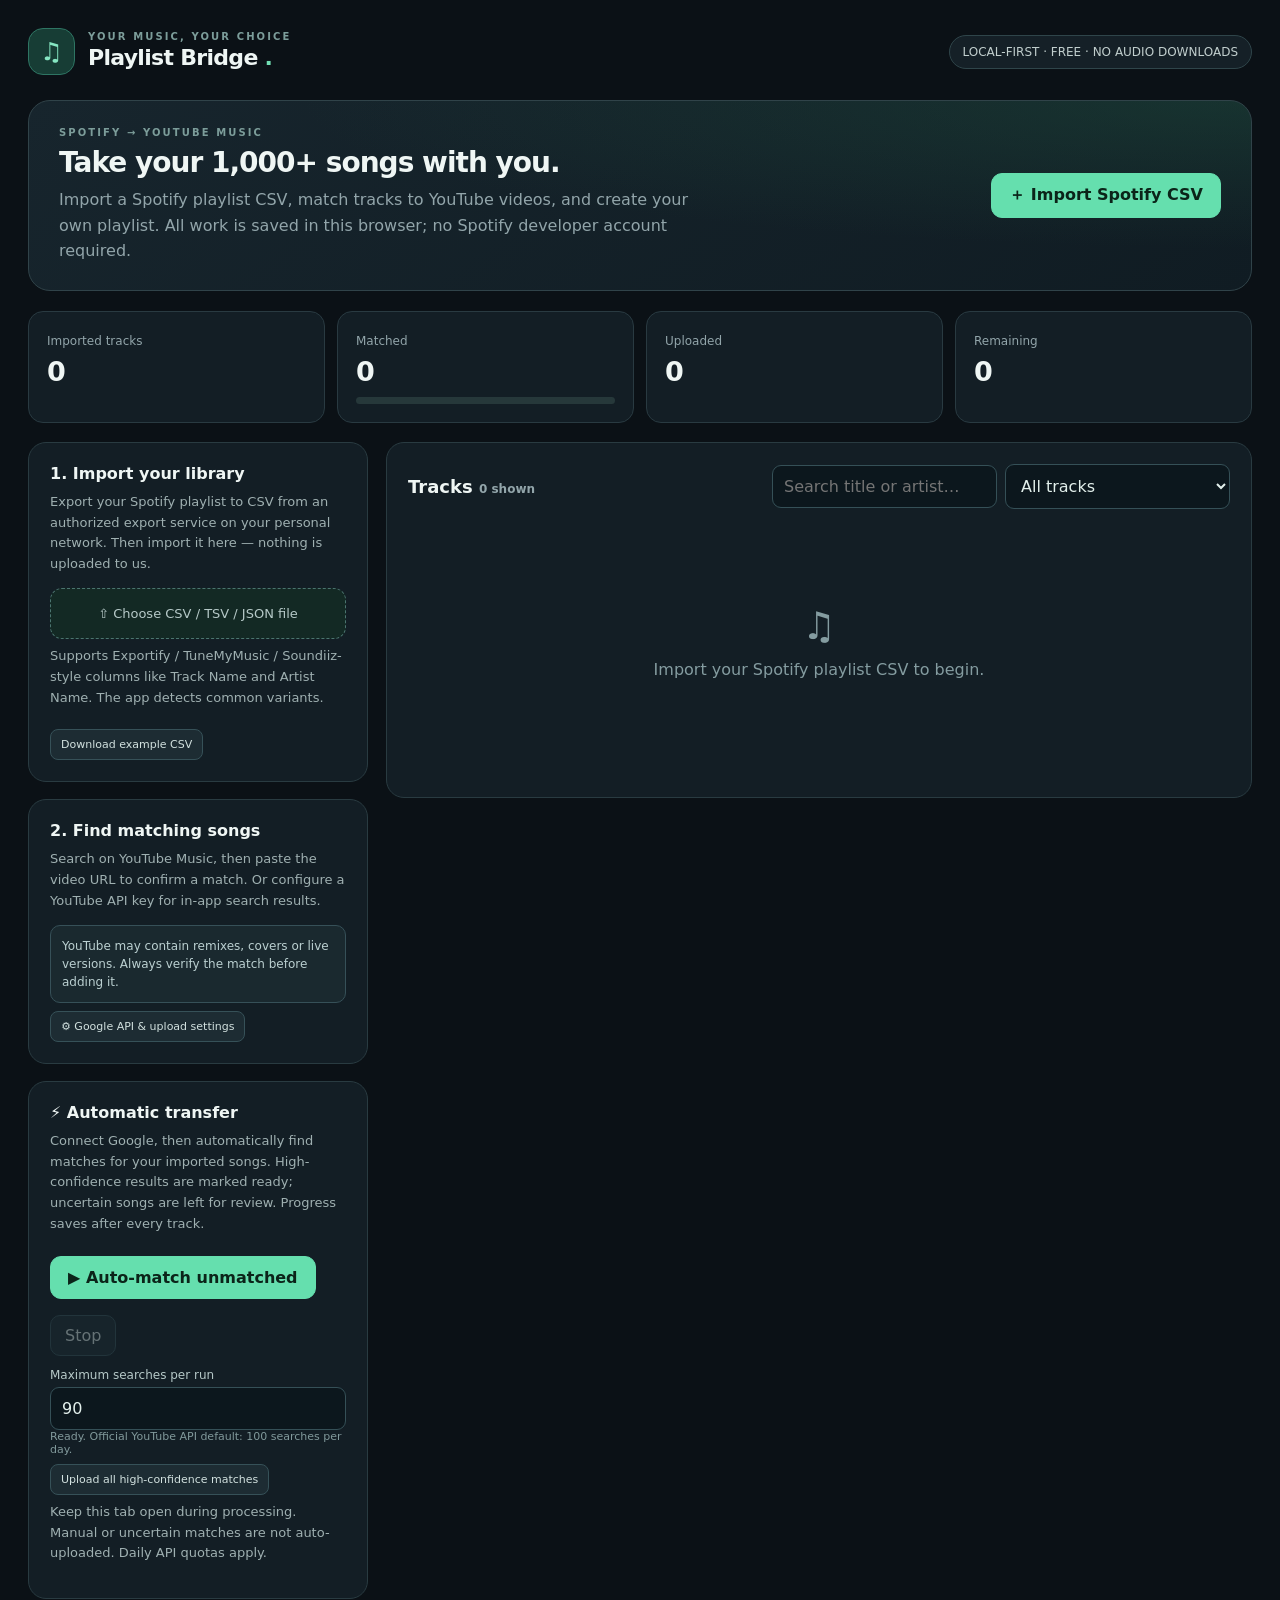
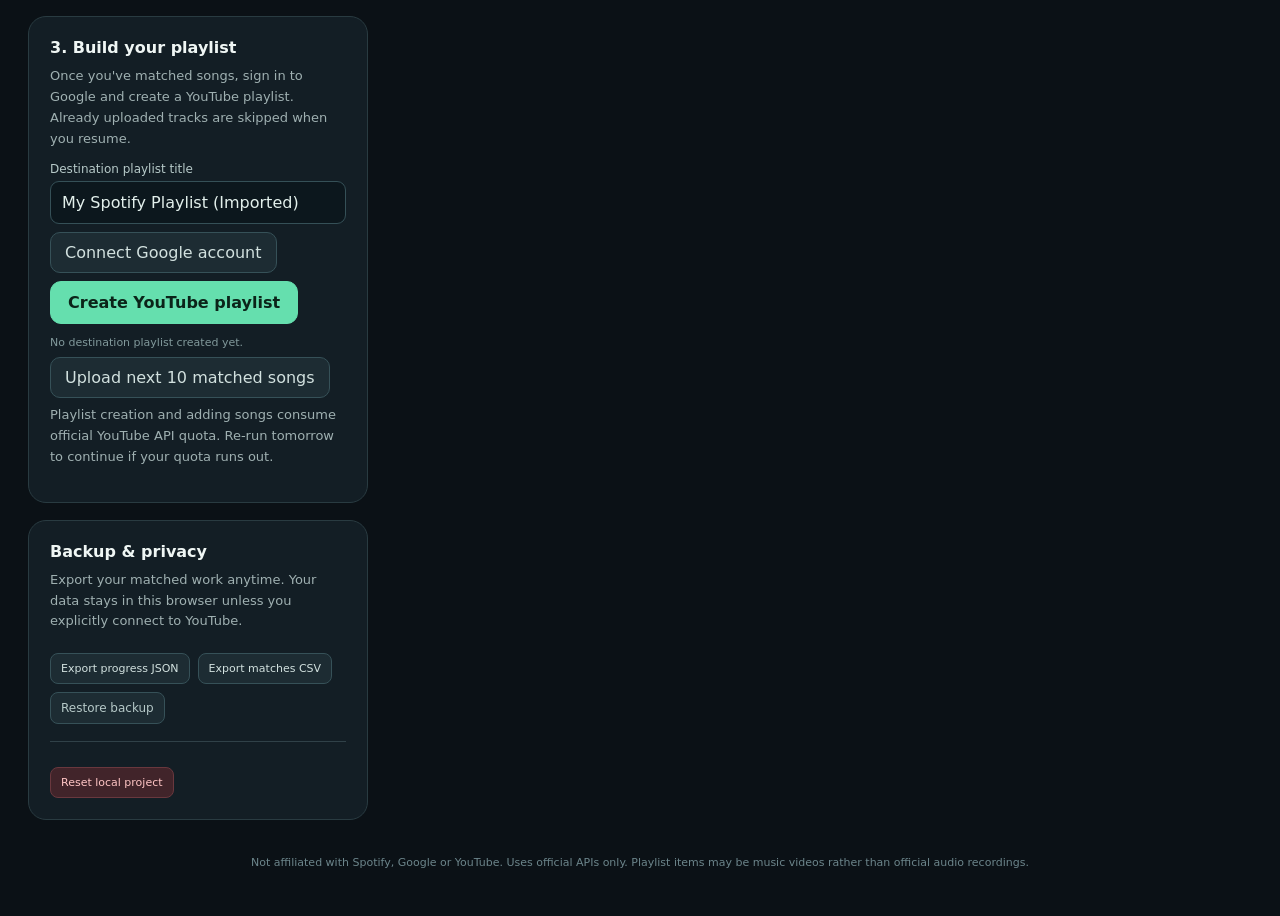
<file: playlist_bridge/index.html>
<!DOCTYPE html>
<html lang="en"><head><meta charset="UTF-8"/><meta name="viewport" content="width=device-width,initial-scale=1"/><title>Playlist Bridge — Spotify to YouTube</title><style>
:root{font-family:Inter,ui-sans-serif,system-ui,-apple-system,Segoe UI,Roboto,sans-serif;color:#eff6f4;background:#0b1116}*{box-sizing:border-box}body{margin:0}button,input,select{font:inherit}button{cursor:pointer}a{color:#86e6c2}.shell{max-width:1400px;margin:auto;padding:28px}.header{display:flex;justify-content:space-between;align-items:center;gap:18px;margin-bottom:25px}.logo{display:flex;gap:13px;align-items:center}.brandmark{width:47px;height:47px;background:#173d35;border:1px solid #2e7563;border-radius:15px;display:grid;place-items:center;color:#86e6c2;font-size:25px}.eyebrow{text-transform:uppercase;letter-spacing:2.1px;color:#7c9d9a;font-size:10px;font-weight:800}.logo h1{margin:3px 0;font-size:22px;letter-spacing:-.7px}.muted{color:#92a5aa}.mini{font-size:12px}.pill{padding:9px 13px;border:1px solid #2f454a;border-radius:50px;color:#c1cecd;background:#152027;font-size:12px}.hero{background:radial-gradient(ellipse at top right,#20534066,transparent 55%),linear-gradient(145deg,#17252d,#101c23);border:1px solid #304349;border-radius:22px;padding:26px 30px;display:flex;justify-content:space-between;align-items:center;gap:20px;margin-bottom:20px}.hero h2{font-size:28px;letter-spacing:-1px;margin:8px 0}.hero p{margin:0;line-height:1.6;max-width:650px}.action{background:#65dfae;border:1px solid #65dfae;color:#0b2419;font-weight:750;padding:11px 17px;border-radius:11px}.action:hover{background:#8af3c4}.secondary{background:#1d2c33;border:1px solid #365158;color:#d2e1df;padding:10px 14px;border-radius:10px}.secondary:hover{background:#2a3d45}.danger{background:#41242a;color:#ffc5c5;border-color:#69383e}.action:disabled,.secondary:disabled{opacity:.43;cursor:not-allowed}.stats{display:grid;grid-template-columns:repeat(4,1fr);gap:12px;margin:0 0 19px}.stat{background:#131e25;border:1px solid #293a41;border-radius:15px;padding:18px}.stat b{display:block;font-size:27px;font-variant-numeric:tabular-nums;margin-top:7px}.stat .muted{font-size:12px}.progress{height:7px;background:#26383a;border-radius:20px;overflow:hidden;margin-top:10px}.progress>div{background:#60dbac;height:100%;transition:width .2s}.layout{display:grid;grid-template-columns:minmax(270px,340px) 1fr;gap:18px;align-items:start}.panel{background:#131e25;border:1px solid #293b41;border-radius:18px;padding:21px;margin-bottom:17px}.panel h3{font-size:16px;margin:0 0 9px}.panel p{font-size:13px;color:#9fb0b1;line-height:1.6;margin:7px 0 13px}.panel label{display:block;font-size:12px;color:#b6c9c8;margin:12px 0 5px}.field{background:#0c171d;color:#e3f0ec;border:1px solid #355057;border-radius:9px;padding:11px;width:100%;outline:none}.field:focus{border-color:#64d9af}.panel .action,.panel .secondary{margin-top:8px}.hint{font-size:11px;color:#81999b}.file{display:none}.file-label{display:block;border:1px dashed #4b746f;border-radius:12px;text-align:center;padding:17px;cursor:pointer;background:#132924;color:#9ef6cf;margin-top:12px!important;font-size:13px!important}.file-label:hover{background:#1a3730}.row{display:flex;align-items:center;gap:8px;flex-wrap:wrap}.flex{flex:1;min-width:0}.listhead{display:flex;gap:10px;align-items:center;justify-content:space-between;flex-wrap:wrap;margin-bottom:15px}.listhead h3{font-size:18px;margin:0}.filters{display:flex;gap:8px;align-items:center;flex-wrap:wrap}.filters .field{width:225px;max-width:100%}.filters select{width:146px}.track{display:grid;grid-template-columns:41px minmax(0,1fr) auto;gap:12px;align-items:center;padding:14px 5px;border-top:1px solid #26343c}.index{height:34px;width:34px;border-radius:10px;background:#23333a;color:#98b6b1;display:grid;place-items:center;font-size:12px}.tracktitle{font-weight:700;font-size:14px;overflow:hidden;white-space:nowrap;text-overflow:ellipsis}.artist{font-size:12px;color:#91a5a9;margin-top:5px;overflow:hidden;white-space:nowrap;text-overflow:ellipsis}.status{color:#f7cc89;font-size:11px;margin-top:5px}.status.matched{color:#7fe0b2}.status.uploaded{color:#8abafa}.trackactions{display:flex;align-items:center;gap:6px}.small{padding:8px 10px;font-size:11px;border-radius:8px}.pager{display:flex;justify-content:space-between;align-items:center;margin-top:17px;color:#9bb0ad;font-size:12px}.empty{text-align:center;padding:80px 20px;color:#849ca0}.empty .icon{font-size:38px;margin-bottom:12px}.note{background:#1a292f;border:1px solid #365058;color:#bbd0d1;border-radius:10px;padding:11px;font-size:12px;line-height:1.5}.toast{position:fixed;bottom:24px;right:24px;background:#213e35;border:1px solid #68bf98;color:#d9fff0;padding:13px 18px;border-radius:12px;max-width:430px;box-shadow:0 14px 50px #0009;display:none;z-index:3}.dialog{position:fixed;inset:0;background:#050a0ccc;display:none;place-items:center;padding:15px;z-index:4}.dialog.open{display:grid}.dialog-card{background:#19262e;border:1px solid #3a5458;padding:26px;border-radius:18px;width:min(540px,100%)}.dialog-card h3{margin-top:0}.dialog-card p{color:#9bb0ae;font-size:13px}.dialog-card .row{justify-content:flex-end;margin-top:18px}.close{background:none;border:none;color:#adbec0;font-size:23px;float:right}.labelhelp{color:#739394;font-size:11px}.divider{height:1px;background:#304148;margin:17px 0}.settings{display:none}.settings.open{display:block}.footer{font-size:11px;color:#6c858b;text-align:center;padding:19px}.result{display:flex;align-items:start;gap:12px;padding:10px;border:1px solid #314249;border-radius:11px;margin:8px 0}.result img{width:73px;height:49px;object-fit:cover;border-radius:7px}.result strong{display:block;font-size:12px}.result .mini{color:#a1b1b0;margin:5px 0}.result button{white-space:nowrap}.two{display:grid;grid-template-columns:1fr 1fr;gap:8px}.busy{opacity:.6;pointer-events:none}@media(max-width:850px){.layout{grid-template-columns:1fr}.stats{grid-template-columns:repeat(2,1fr)}.hero{display:block}.hero .action{margin-top:15px}.shell{padding:13px}.track{grid-template-columns:32px minmax(0,1fr)}.trackactions{grid-column:2}.track .trackactions{justify-content:flex-start}.header .pill{display:none}}@media(max-width:430px){.stats{gap:7px}.stat{padding:12px}.stat b{font-size:23px}.filters .field{width:100%}}
</style></head><body><div class="shell"><header class="header"><div class="logo"><div class="brandmark">♫</div><div><div class="eyebrow">Your music, your choice</div><h1>Playlist Bridge <span style="color:#71deb3">.</span></h1></div></div><div class="pill">LOCAL-FIRST · FREE · NO AUDIO DOWNLOADS</div></header>
<section class="hero"><div><div class="eyebrow">SPOTIFY → YOUTUBE MUSIC</div><h2>Take your 1,000+ songs with you.</h2><p class="muted">Import a Spotify playlist CSV, match tracks to YouTube videos, and create your own playlist. All work is saved in this browser; no Spotify developer account required.</p></div><button class="action" onclick="document.getElementById('csv').click()">＋ Import Spotify CSV</button></section>
<div class="stats"><div class="stat"><span class="muted">Imported tracks</span><b id="total">0</b></div><div class="stat"><span class="muted">Matched</span><b id="matched">0</b><div class="progress"><div id="prog" style="width:0%"></div></div></div><div class="stat"><span class="muted">Uploaded</span><b id="uploaded">0</b></div><div class="stat"><span class="muted">Remaining</span><b id="remaining">0</b></div></div>
<div class="layout"><aside><section class="panel"><h3>1. Import your library</h3><p>Export your Spotify playlist to CSV from an authorized export service on your personal network. Then import it here — nothing is uploaded to us.</p><label for="csv" class="file-label">⇧ Choose CSV / TSV / JSON file</label><input id="csv" class="file" type="file" accept=".csv,.tsv,.txt,.json,text/csv,application/json"/><p class="hint">Supports Exportify / TuneMyMusic / Soundiiz-style columns like Track Name and Artist Name. The app detects common variants.</p><button class="secondary small" onclick="downloadSample()">Download example CSV</button></section>
<section class="panel"><h3>2. Find matching songs</h3><p>Search on YouTube Music, then paste the video URL to confirm a match. Or configure a YouTube API key for in-app search results.</p><div class="note">YouTube may contain remixes, covers or live versions. Always verify the match before adding it.</div><button class="secondary small" onclick="toggleSettings()">⚙ Google API & upload settings</button><div id="settings" class="settings"><label>YouTube Data API key (optional for in-app search)</label><input id="apiKey" type="password" class="field" placeholder="AIza..." autocomplete="off"/><label>Google OAuth Client ID (required for uploading)</label><input id="clientId" class="field" placeholder="...apps.googleusercontent.com" autocomplete="off"/><p class="hint">Create credentials in Google Cloud Console. OAuth JavaScript origin: http://localhost:8000. Enable YouTube Data API v3 and include this account as test user if necessary. Credentials are held only in this browser.</p><button class="secondary small" onclick="saveSettings()">Save settings</button></div></section>
<section class="panel"><h3>⚡ Automatic transfer</h3><p>Connect Google, then automatically find matches for your imported songs. High-confidence results are marked ready; uncertain songs are left for review. Progress saves after every track.</p><div class="row"><button id="autoMatch" class="action" onclick="autoMatchAll()">▶ Auto-match unmatched</button><button id="stopMatch" class="secondary" onclick="stopAutomation()" disabled>Stop</button></div><label>Maximum searches per run</label><input id="matchLimit" class="field" type="number" value="90" min="1" max="100"/><div class="hint" id="automationStatus">Ready. Official YouTube API default: 100 searches per day.</div><div class="row"><button class="secondary small" onclick="uploadAuto()" id="autoUpload">Upload all high-confidence matches</button></div><p class="hint">Keep this tab open during processing. Manual or uncertain matches are not auto-uploaded. Daily API quotas apply.</p></section><section class="panel"><h3>3. Build your playlist</h3><p>Once you've matched songs, sign in to Google and create a YouTube playlist. Already uploaded tracks are skipped when you resume.</p><label>Destination playlist title</label><input id="playlistTitle" class="field" value="My Spotify Playlist (Imported)"/><button id="authButton" class="secondary" onclick="authorizeGoogle()">Connect Google account</button><button id="createButton" class="action" onclick="createPlaylist()">Create YouTube playlist</button><div id="playlistInfo" class="hint" style="margin-top:12px">No destination playlist created yet.</div><button id="uploadButton" class="secondary" onclick="uploadBatch()">Upload next 10 matched songs</button><p class="hint">Playlist creation and adding songs consume official YouTube API quota. Re-run tomorrow to continue if your quota runs out.</p></section>
<section class="panel"><h3>Backup & privacy</h3><p>Export your matched work anytime. Your data stays in this browser unless you explicitly connect to YouTube.</p><div class="row"><button class="secondary small" onclick="exportProgress()">Export progress JSON</button><button class="secondary small" onclick="exportMatchesCSV()">Export matches CSV</button><label for="restore" class="secondary small" style="margin:0;cursor:pointer">Restore backup</label><input type="file" accept=".json" id="restore" class="file"/></div><div class="divider"></div><button class="secondary small danger" onclick="clearAll()">Reset local project</button></section></aside>
<main class="panel"><div class="listhead"><h3>Tracks <span id="countLabel" class="muted mini"></span></h3><div class="filters"><input id="query" class="field" placeholder="Search title or artist…"/><select id="filter" class="field"><option value="all">All tracks</option><option value="unmatched">Unmatched</option><option value="matched">Matched</option><option value="uploaded">Uploaded</option></select></div></div><div id="tracks"></div><div id="pager" class="pager"></div></main></div><div class="footer">Not affiliated with Spotify, Google or YouTube. Uses official APIs only. Playlist items may be music videos rather than official audio recordings.</div></div>
<div id="dialog" class="dialog"><div class="dialog-card"><button class="close" onclick="closeDialog()">×</button><h3 id="dialogTitle">Match track</h3><p id="dialogArtist"></p><label class="labelhelp">YouTube or YouTube Music video URL / video ID</label><input class="field" id="videoUrl" placeholder="https://music.youtube.com/watch?v=..."/><div id="apiResults"></div><div class="row"><button class="secondary" onclick="closeDialog()">Cancel</button><button class="action" onclick="saveMatch()">Save match</button></div></div></div><div id="toast" class="toast"></div>
<script>
'use strict';
const KEY='playlist_bridge_v1';let state={tracks:[],playlistId:'',playlistTitle:'My Spotify Playlist (Imported)',apiKey:'',clientId:''};let page=0,editing=-1,token='',toastTimer,automationStop=false,automationBusy=false;
try{const saved=JSON.parse(localStorage.getItem(KEY)||'null');if(saved&&Array.isArray(saved.tracks))state={...state,...saved}}catch(e){console.warn('Unable to read previous project',e)}
const $=id=>document.getElementById(id);const escapeHTML=s=>String(s??'').replace(/[&<>"']/g,c=>({'&':'&amp;','<':'&lt;','>':'&gt;','"':'&quot;',"'":'&#39;'}[c]));const sleep=ms=>new Promise(r=>setTimeout(r,ms));
function persist(){try{localStorage.setItem(KEY,JSON.stringify(state))}catch(e){alert('Browser storage is full. Please export a progress backup.')}}
function toast(s,error=false){const el=$('toast');el.textContent=s;el.style.display='block';el.style.borderColor=error?'#d66c6c':'#68bf98';clearTimeout(toastTimer);toastTimer=setTimeout(()=>el.style.display='none',5000)}
function normalizeHeader(s){return String(s||'').toLowerCase().replace(/[^a-z0-9]/g,'')}
function csvParse(text,delimiter=','){let rows=[],row=[],cell='',quoted=false;for(let i=0;i<text.length;i++){const c=text[i];if(c==='"'){if(quoted&&text[i+1]==='"'){cell+='"';i++}else quoted=!quoted}else if(c===delimiter&&!quoted){row.push(cell);cell=''}else if((c==='\n'||c==='\r')&&!quoted){if(c==='\r'&&text[i+1]==='\n')i++;row.push(cell);if(row.some(s=>s.trim()))rows.push(row);row=[];cell=''}else cell+=c}row.push(cell);if(row.some(s=>s.trim()))rows.push(row);return rows}
function readTracks(data){let records;if(Array.isArray(data)){records=data}else if(typeof data==='string'){let first=data.split(/\r?\n/)[0]||'';let delimiter=first.includes('\t')?'\t':',';let [headers,...rows]=csvParse(data.replace(/^\ufeff/,''),delimiter);if(!headers)throw Error('File is empty');records=rows.map(r=>Object.fromEntries(headers.map((h,i)=>[h,r[i]||''])))}else throw Error('Invalid import');let parsed=[];for(const record of records){const r={};Object.entries(record).forEach(([k,v])=>r[normalizeHeader(k)]=v);let title=r.trackname||r.songname||r.title||r.track||r.name||r.tracktitle;let artist=r.artistname||r.artistnames||r.artists||r.artist||r.artist1||r.primaryartist||r.artisttitle;if(Array.isArray(artist))artist=artist.map(x=>x.name||x).join(', ');if(!title&&record.track?.name)title=record.track.name;if(!artist&&record.track?.artists)artist=record.track.artists.map(x=>x.name).join(', ');if(typeof title==='object')title=title?.name;if(!title)continue;parsed.push({id:crypto.randomUUID?.()||`${Date.now()}-${parsed.length}`,title:String(title),artist:String(artist||'Unknown Artist'),album:String(r.albumname||r.album||''),videoId:'',videoTitle:'',uploaded:false})}if(!parsed.length)throw Error('No tracks found. Expected columns such as Track Name and Artist Name.');return parsed}
function mergeImported(items){let existing=new Map(state.tracks.map(x=>[`${x.title.toLowerCase()}|${x.artist.toLowerCase()}`,x]));state.tracks=items.map(x=>existing.get(`${x.title.toLowerCase()}|${x.artist.toLowerCase()}`)||x);page=0;persist();render();toast(`Imported ${items.length} tracks. Existing matches kept where names matched.`)}
$('csv').addEventListener('change',async e=>{const file=e.target.files?.[0];if(!file)return;try{let text=await file.text();mergeImported(readTracks(file.name.endsWith('.json')?JSON.parse(text):text))}catch(err){toast(err.message,true)}e.target.value=''});
$('restore').addEventListener('change',async e=>{try{let obj=JSON.parse(await e.target.files[0].text());if(!Array.isArray(obj.tracks))throw Error('Invalid progress file');if(!confirm('Replace the current project with this backup?'))return;state={...state,...obj};persist();render();toast('Backup restored.')}catch(err){toast(err.message,true)}e.target.value=''});
function downloadFile(name,text,type='text/plain'){let a=document.createElement('a');a.href=URL.createObjectURL(new Blob([text],{type}));a.download=name;a.click();setTimeout(()=>URL.revokeObjectURL(a.href),1000)}
function exportProgress(){downloadFile('playlist-bridge-progress.json',JSON.stringify({...state,apiKey:'',clientId:''},null,2),'application/json')}
function exportMatchesCSV(){const cols=['Title','Artist','Album','YouTube Video URL','Uploaded'];const csv=[cols,...state.tracks.map(t=>[t.title,t.artist,t.album,t.videoId?'https://www.youtube.com/watch?v='+t.videoId:'',t.uploaded?'yes':'no'])].map(row=>row.map(c=>'"'+String(c||'').replace(/"/g,'""')+'"').join(',')).join('\r\n');downloadFile('playlist-bridge-matches.csv',csv,'text/csv')}
function downloadSample(){downloadFile('example-playlist.csv','Track Name,Artist Name,Album Name\n"Viva La Vida","Coldplay","Viva La Vida or Death and All His Friends"\n"Blinding Lights","The Weeknd","After Hours"','text/csv')}
function clearAll(){if(confirm('Delete local progress and matched songs? This cannot be undone unless you exported a backup.')){state={tracks:[],playlistId:'',playlistTitle:'My Spotify Playlist (Imported)',apiKey:'',clientId:''};token='';persist();render();toast('Local project cleared.')}}
function filtered(){let q=$('query').value.toLowerCase().trim(),f=$('filter').value;return state.tracks.map((t,i)=>({...t,i})).filter(t=>(!q||(`${t.title} ${t.artist}`).toLowerCase().includes(q))&&(f==='all'||f==='unmatched'&&!t.videoId||f==='matched'&&!!t.videoId||f==='uploaded'&&t.uploaded))}
function render(){let count=state.tracks.length,m=state.tracks.filter(t=>t.videoId).length,u=state.tracks.filter(t=>t.uploaded).length;$('total').textContent=count.toLocaleString();$('matched').textContent=m.toLocaleString();$('uploaded').textContent=u.toLocaleString();$('remaining').textContent=(count-m).toLocaleString();$('prog').style.width=(count?m/count*100:0)+'%';$('apiKey').value=state.apiKey||'';$('clientId').value=state.clientId||'';$('playlistTitle').value=state.playlistTitle||'My Spotify Playlist (Imported)';$('playlistInfo').innerHTML=state.playlistId?`Destination: <a target="_blank" rel="noopener noreferrer" href="https://www.youtube.com/playlist?list=${encodeURIComponent(state.playlistId)}">Open YouTube playlist</a>`:'No destination playlist created yet.';const all=filtered(),size=20;page=Math.min(page,Math.max(0,Math.ceil(all.length/size)-1));$('countLabel').textContent=`${all.length} shown`;$('tracks').innerHTML=all.length?all.slice(page*size,(page+1)*size).map(t=>`<div class="track"><div class="index">${t.i+1}</div><div class="flex"><div class="tracktitle" title="${escapeHTML(t.title)}">${escapeHTML(t.title)}</div><div class="artist">${escapeHTML(t.artist)}${t.album?' · '+escapeHTML(t.album):''}</div><div class="status ${t.uploaded?'uploaded':t.videoId?'matched':''}">${t.uploaded?'✓ Uploaded':t.videoId?'✓ Matched'+(t.confidence==='high'?' · Auto verified':t.confidence==='review'?' · Review needed':'')+(t.videoTitle?' · '+escapeHTML(t.videoTitle):''):'● Needs matching'}</div></div><div class="trackactions"><button class="secondary small" onclick="searchTrack(${t.i})">Search ↗</button><button class="secondary small" onclick="openMatch(${t.i})">${t.videoId?'Edit match':'Match'}</button>${t.videoId?`<a class="mini" target="_blank" rel="noopener noreferrer" href="https://music.youtube.com/watch?v=${encodeURIComponent(t.videoId)}">Listen ↗</a>`:''}</div></div>`).join(''):'<div class="empty"><div class="icon">♫</div><div>'+(state.tracks.length?'No matching tracks.':'Import your Spotify playlist CSV to begin.')+'</div></div>';$('pager').innerHTML=all.length?`<span>Page ${page+1} of ${Math.ceil(all.length/size)}</span><div class="row"><button class="secondary small" onclick="changePage(-1)" ${page===0?'disabled':''}>← Previous</button><button class="secondary small" onclick="changePage(1)" ${(page+1)*size>=all.length?'disabled':''}>Next →</button></div>`:''}
function changePage(n){page+=n;render();window.scrollTo({top:430,behavior:'smooth'})}$('query').addEventListener('input',()=>{page=0;render()});$('filter').addEventListener('change',()=>{page=0;render()});
function searchTrack(i){const t=state.tracks[i];window.open('https://music.youtube.com/search?q='+encodeURIComponent(`${t.artist} ${t.title} official audio`),'_blank','noopener,noreferrer');openMatch(i)}
function openMatch(i){editing=i;let t=state.tracks[i];$('dialogTitle').textContent='Match: '+t.title;$('dialogArtist').textContent=t.artist;$('videoUrl').value=t.videoId?'https://music.youtube.com/watch?v='+t.videoId:'';$('apiResults').innerHTML=state.apiKey?'<button class="secondary small" style="margin-top:12px" onclick="findUsingApi()">Find candidates using YouTube API</button>':'';$('dialog').classList.add('open')}
function closeDialog(){$('dialog').classList.remove('open');editing=-1}
function parseVideoId(s){s=s.trim();if(/^[A-Za-z0-9_-]{11}$/.test(s))return s;try{const u=new URL(s);const host=u.hostname.toLowerCase();if(!['youtube.com','www.youtube.com','m.youtube.com','music.youtube.com','youtu.be'].includes(host))return null;const id=host==='youtu.be'?u.pathname.slice(1).split('/')[0]:u.searchParams.get('v')||(u.pathname.startsWith('/shorts/')?u.pathname.split('/')[2]:null);return /^[A-Za-z0-9_-]{11}$/.test(id||'')?id:null}catch{return null}}
function saveMatch(){let id=parseVideoId($('videoUrl').value);if(!id)return toast('Please paste a valid YouTube video link or 11-character video ID.',true);let t=state.tracks[editing];if(t.videoId!==id)t.uploaded=false;t.videoId=id;t.videoTitle='';t.confidence='manual';t.searched=true;persist();closeDialog();render();toast('Match saved.')}function toggleSettings(){$('settings').classList.toggle('open')}function saveSettings(){state.apiKey=$('apiKey').value.trim();state.clientId=$('clientId').value.trim();state.playlistTitle=$('playlistTitle').value.trim();persist();toast('Local settings saved.')}const apiBase='https://www.googleapis.com/youtube/v3';
async function findUsingApi(){const t=state.tracks[editing];if(!state.apiKey){toast('Save your YouTube API key first.',true);return}const area=$('apiResults');area.textContent='Searching YouTube…';try{const q=`${t.artist} ${t.title} official audio`;const url=apiBase+'/search?'+new URLSearchParams({part:'snippet',type:'video',maxResults:'5',q,key:state.apiKey});const res=await fetch(url);const payload=await res.json();if(!res.ok)throw Error(payload.error?.message||'Search failed');area.innerHTML=(payload.items||[]).map(x=>`<div class="result"><img alt="thumbnail" src="${escapeHTML(x.snippet.thumbnails?.default?.url||'')}"><div class="flex"><strong>${escapeHTML(x.snippet.title)}</strong><div class="mini">${escapeHTML(x.snippet.channelTitle)}</div><button class="secondary small" onclick="chooseResult('${x.id.videoId}')">Use this track</button></div></div>`).join('')||'No results.'}catch(e){area.textContent='Search failed: '+e.message;toast(e.message,true)}}function chooseResult(id){$('videoUrl').value='https://music.youtube.com/watch?v='+id;toast('Candidate selected. Click Save match after checking it.')}
function loadGIS(){return new Promise((resolve,reject)=>{if(window.google?.accounts?.oauth2)return resolve();const src='https://accounts.google.com/gsi/client';let s=document.querySelector('script[data-gis]');if(s){s.addEventListener('load',resolve,{once:true});s.addEventListener('error',()=>reject(Error('Google Identity Services could not load')),{once:true});return}s=document.createElement('script');s.dataset.gis='1';s.src=src;s.onload=resolve;s.onerror=()=>reject(Error('Google sign-in library unavailable'));document.head.appendChild(s)})}
async function authorizeGoogle(){state.clientId=$('clientId').value.trim();state.apiKey=$('apiKey').value.trim();state.playlistTitle=$('playlistTitle').value.trim();persist();if(!state.clientId)return toast('Enter Google OAuth Client ID in settings first.',true);try{await loadGIS();let client=google.accounts.oauth2.initTokenClient({client_id:state.clientId,scope:'https://www.googleapis.com/auth/youtube',callback:response=>{if(response.error){toast('Google authorization failed: '+response.error,true);return}token=response.access_token;$('authButton').textContent='✓ Google connected';toast('Google connected. You can now create or add to your playlist.')}});client.requestAccessToken({prompt:token?'':'consent'})}catch(e){toast(e.message,true)}}
async function ytRequest(path,method='GET',body){if(!token)throw Error('Connect Google first.');const response=await fetch(apiBase+path,{method,headers:{Authorization:'Bearer '+token,'Content-Type':'application/json'},body:body?JSON.stringify(body):undefined});const data=await response.json();if(!response.ok)throw Error(data.error?.message||`YouTube returned ${response.status}`);return data}
async function createPlaylist(){state.playlistTitle=$('playlistTitle').value.trim()||'My Spotify Playlist (Imported)';persist();if(state.playlistId)return toast('Playlist already created. Use the existing destination. Export backup before resetting.',true);if(!token)return toast('Connect Google first.',true);if(!confirm('Create a new private playlist named '+state.playlistTitle+'?'))return;try{const result=await ytRequest('/playlists?part=snippet,status','POST',{snippet:{title:state.playlistTitle,description:'Playlist imported with Playlist Bridge'},status:{privacyStatus:'private'}});state.playlistId=result.id;persist();render();toast('YouTube playlist created.')}catch(e){toast('Could not create playlist: '+e.message,true)}}
function compact(s){return String(s||'').toLowerCase().normalize('NFKD').replace(/[\u0300-\u036f]/g,'').replace(/\([^)]*\)|\[[^\]]*\]/g,' ').replace(/\b(official|audio|video|lyrics?|visualizer|music video|topic|mv|hd|4k|sub espanol|eng sub)\b/g,' ').replace(/[^a-z0-9\u3131-\ud7a3]+/g,' ').trim().replace(/\s+/g,' ')}
function confidenceFor(track,item){const n=compact(item.snippet.title),artist=compact(track.artist.split(/,| feat\.? | ft\.? /i)[0]),title=compact(track.title),channel=compact(item.snippet.channelTitle);const titleWords=title.split(' ').filter(w=>w.length>1),hit=titleWords.filter(w=>n.includes(w)).length/Math.max(1,titleWords.length);const artistWords=artist.split(' ').filter(w=>w.length>1);const a=artistWords.filter(w=>n.includes(w)||channel.includes(w)).length/Math.max(1,artistWords.length);const low=/(cover|reaction|tutorial|karaoke|nightcore|sped up|slowed|live performance|instrumental|remix|dance practice)/i.test(item.snippet.title);const score=(hit*.57+a*.38+( /official|topic/i.test(item.snippet.channelTitle)? .05:0))-(low?.35:0);return Math.max(0,Math.min(1,score))}
function setAutomating(b){automationBusy=b;$('autoMatch').disabled=b;$('autoUpload').disabled=b;$('stopMatch').disabled=!b}
function statusAutomation(msg){$('automationStatus').textContent=msg}
function stopAutomation(){automationStop=true;statusAutomation('Stopping after current request…')}
async function autoMatchAll(){if(automationBusy)return;if(!token){toast('Connect Google first, then retry.',true);return}const pending=state.tracks.filter(t=>!t.videoId&&!t.searched);if(!pending.length){toast('All tracks already matched.');return}const cap=Math.min(100,Math.max(1,Number($('matchLimit').value)||90));if(!confirm(`Search up to ${Math.min(cap,pending.length)} unmatched songs using YouTube Data API? Matches are saved after every search. High-confidence results can be uploaded separately.`))return;automationStop=false;setAutomating(true);let done=0,high=0,review=0,none=0;try{for(const t of pending.slice(0,cap)){if(automationStop)break;const q=`${t.artist} ${t.title} official audio`;const url='/search?'+new URLSearchParams({part:'snippet',type:'video',maxResults:'5',q});const data=await ytRequest(url);const candidates=(data.items||[]).filter(x=>x.id?.videoId).map(x=>({...x,score:confidenceFor(t,x)})).sort((a,b)=>b.score-a.score);const best=candidates[0];t.searched=true;if(best&&best.score>=.5){t.videoId=best.id.videoId;t.videoTitle=best.snippet.title;t.confidence=best.score>=.84?'high':'review';if(t.confidence==='high')high++;else review++}else{t.confidence='unmatched';none++}done++;persist();statusAutomation(`Searched ${done}/${Math.min(cap,pending.length)} · ${high} ready · ${review} review · ${none} not found`);if(done%5===0)render();await sleep(250)}render();toast(`Auto-match stopped after ${done} searches. ${high} ready, ${review} need review, ${none} not found.`)}catch(e){toast(`Paused after ${done} searches: ${e.message}`,true);statusAutomation(`Paused: ${e.message}. Saved ${done} searches.`)}finally{setAutomating(false);render()}}
async function uploadAuto(){if(automationBusy)return;if(!token)return toast('Connect Google first.',true);if(!state.playlistId)return toast('Create your YouTube playlist first.',true);const ready=state.tracks.filter(t=>t.videoId&&!t.uploaded&&t.confidence!=='review');if(!ready.length)return toast('No high-confidence or manually approved matches ready.');if(!confirm(`Upload up to ${Math.min(ready.length,190)} matched tracks now? Each costs 50 YouTube API quota units. Some automatic matches may be imperfect.`))return;automationStop=false;setAutomating(true);let count=0;try{for(const t of ready.slice(0,190)){if(automationStop)break;await ytRequest('/playlistItems?part=snippet','POST',{snippet:{playlistId:state.playlistId,resourceId:{kind:'youtube#video',videoId:t.videoId}}});t.uploaded=true;count++;persist();statusAutomation(`Uploaded ${count} tracks this run. Saved progress.`);if(count%5===0)render();await sleep(200)}toast(`Uploaded ${count} tracks. Resume later to continue.`)}catch(e){toast(`Paused after ${count} uploads: ${e.message}`,true);statusAutomation(`Upload paused: ${e.message}. Saved progress.`)}finally{setAutomating(false);render()}}
async function uploadBatch(){if(!token)return toast('Connect Google first.',true);if(!state.playlistId)return toast('Create the destination playlist first.',true);const batch=state.tracks.filter(t=>t.videoId&&!t.uploaded&&t.confidence!=='review').slice(0,10);if(!batch.length)return toast('No matched tracks left to upload.');if(!confirm('Add '+batch.length+' matched tracks to your YouTube playlist?'))return;const b=$('uploadButton');b.disabled=true;let success=0;try{for(const t of batch){await ytRequest('/playlistItems?part=snippet','POST',{snippet:{playlistId:state.playlistId,resourceId:{kind:'youtube#video',videoId:t.videoId}}});t.uploaded=true;success++;persist();b.textContent=`Uploaded ${success}/${batch.length}…`;await sleep(180)}toast(`Uploaded ${success} songs. ${state.tracks.filter(t=>t.videoId&&!t.uploaded).length} matched songs remain.`)}catch(e){toast(`Uploaded ${success}. Paused: ${e.message}. Resume later.`,true)}finally{b.disabled=false;b.textContent='Upload next 10 matched songs';render()}}
render();
</script></body></html>
</file>
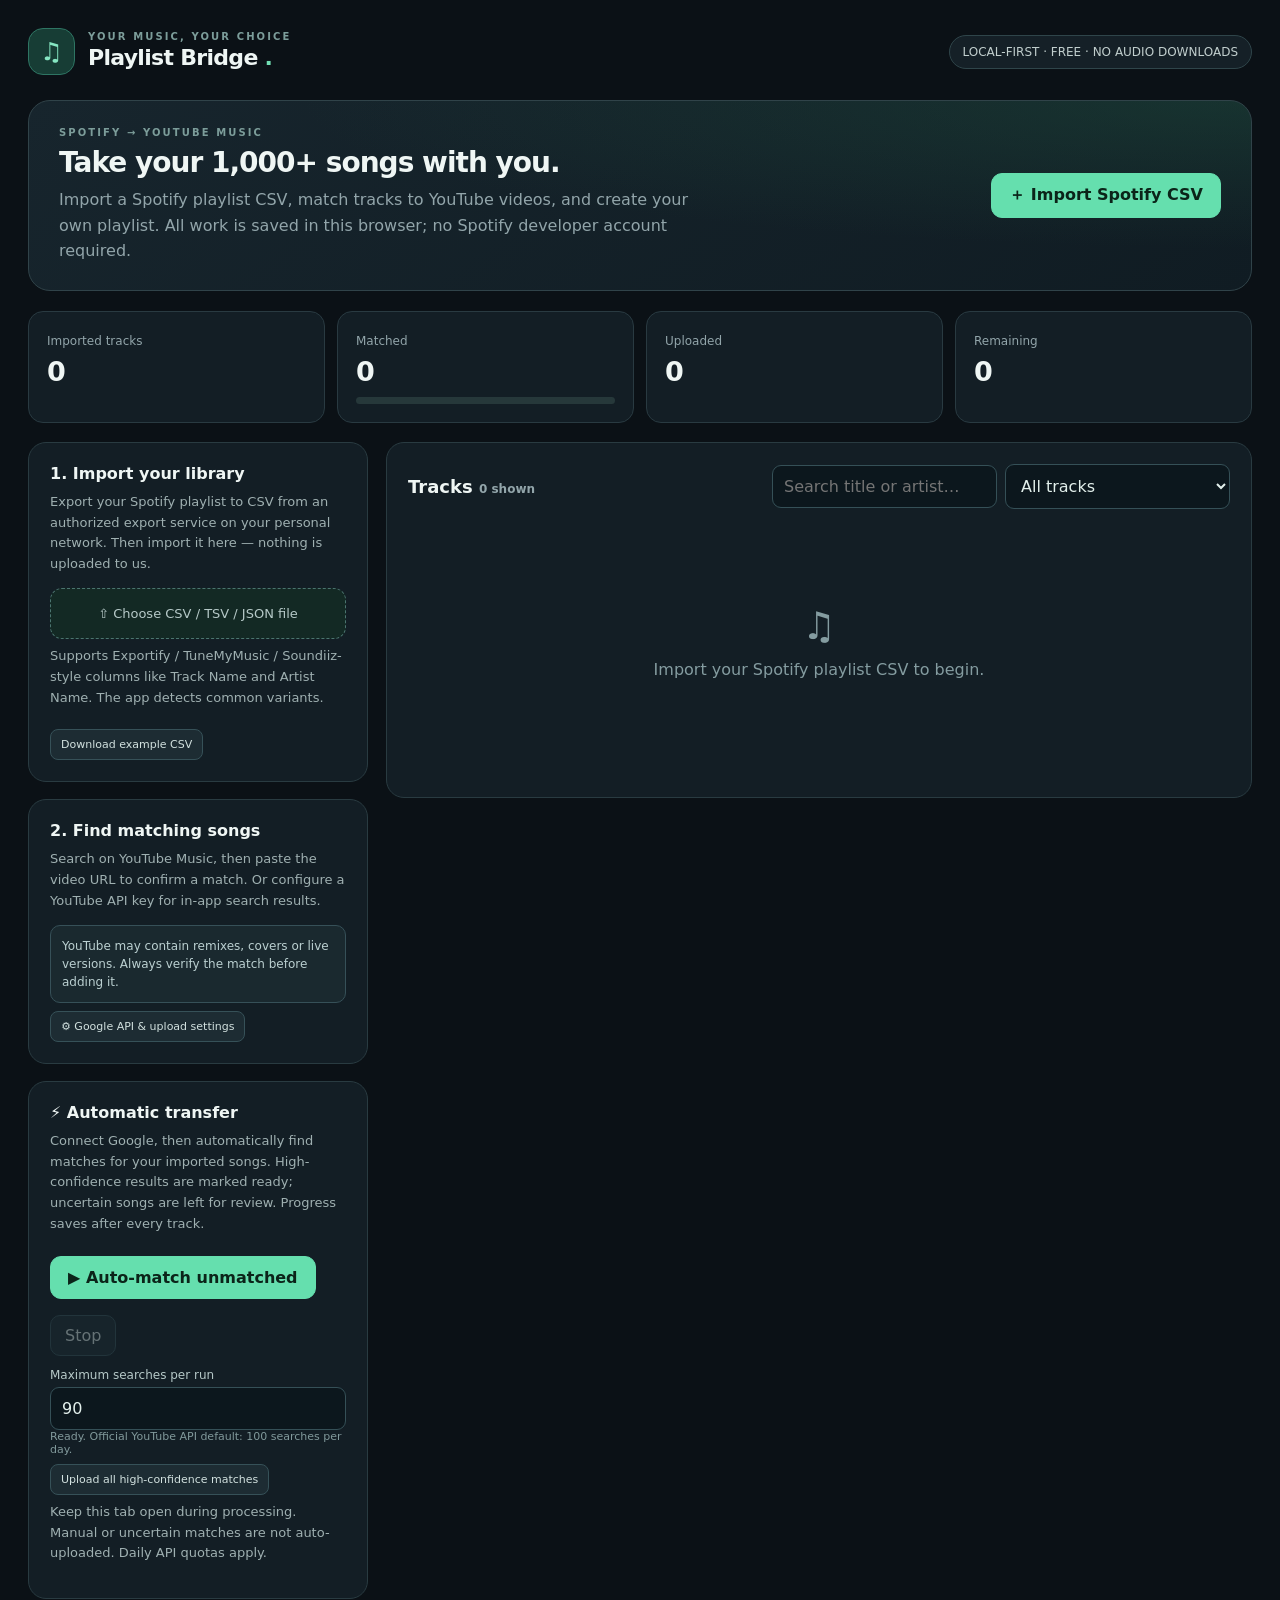
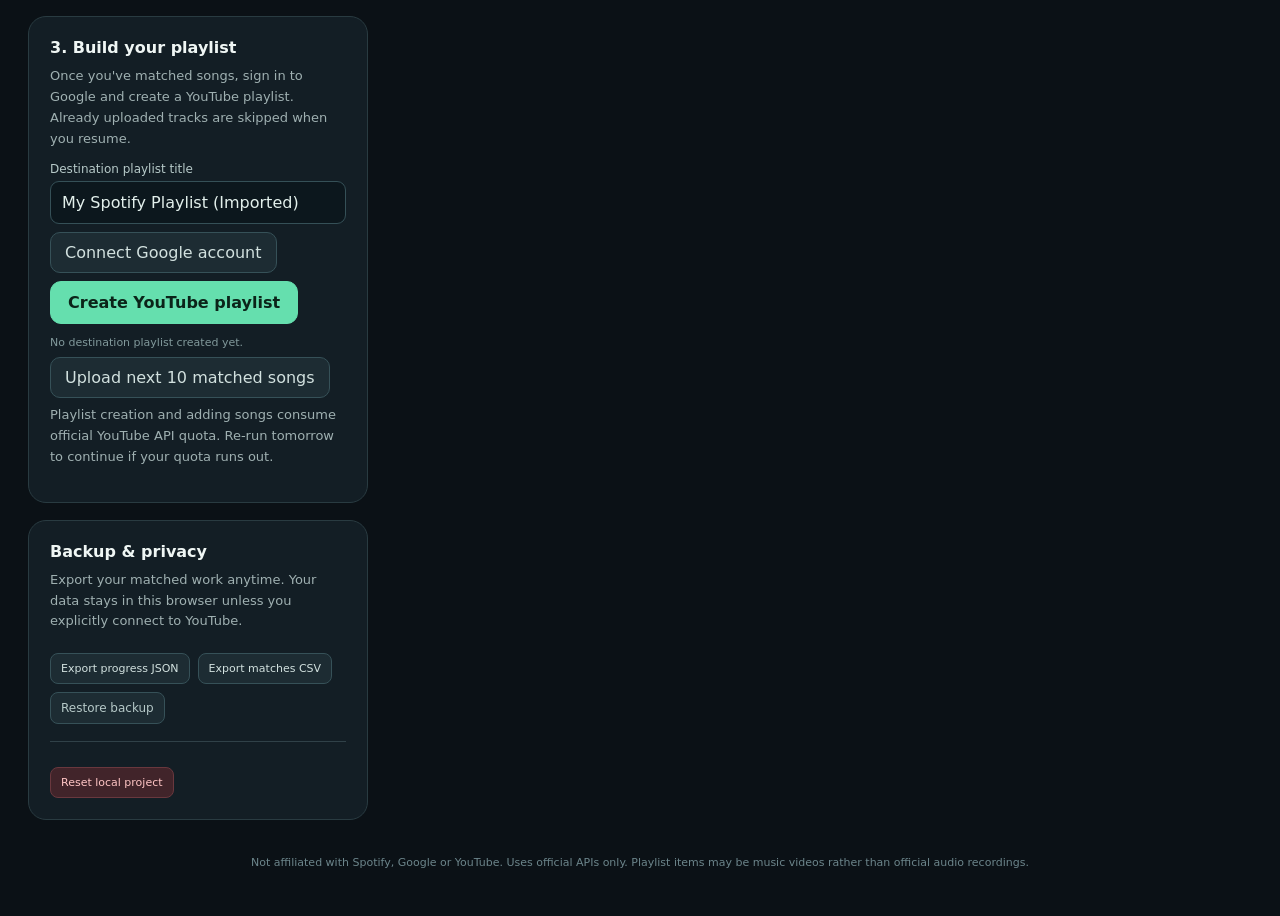
<file: public/index.html>
<!DOCTYPE html>
<html lang="en"><head><meta charset="UTF-8"/><meta name="viewport" content="width=device-width,initial-scale=1"/><title>Playlist Bridge — Spotify to YouTube</title><link rel="stylesheet" href="css/style.css"/>
</head><body><div class="shell"><header class="header"><div class="logo"><div class="brandmark">♫</div><div><div class="eyebrow">Your music, your choice</div><h1>Playlist Bridge <span style="color:#71deb3">.</span></h1></div></div><div class="pill">LOCAL-FIRST · FREE · NO AUDIO DOWNLOADS</div></header>
<section class="hero"><div><div class="eyebrow">SPOTIFY → YOUTUBE MUSIC</div><h2>Take your 1,000+ songs with you.</h2><p class="muted">Import a Spotify playlist CSV, match tracks to YouTube videos, and create your own playlist. All work is saved in this browser; no Spotify developer account required.</p></div><button class="action" onclick="document.getElementById('csv').click()">＋ Import Spotify CSV</button></section>
<div class="stats"><div class="stat"><span class="muted">Imported tracks</span><b id="total">0</b></div><div class="stat"><span class="muted">Matched</span><b id="matched">0</b><div class="progress"><div id="prog" style="width:0%"></div></div></div><div class="stat"><span class="muted">Uploaded</span><b id="uploaded">0</b></div><div class="stat"><span class="muted">Remaining</span><b id="remaining">0</b></div></div>
<div class="layout"><aside><section class="panel"><h3>1. Import your library</h3><p>Export your Spotify playlist to CSV from an authorized export service on your personal network. Then import it here — nothing is uploaded to us.</p><label for="csv" class="file-label">⇧ Choose CSV / TSV / JSON file</label><input id="csv" class="file" type="file" accept=".csv,.tsv,.txt,.json,text/csv,application/json"/><p class="hint">Supports Exportify / TuneMyMusic / Soundiiz-style columns like Track Name and Artist Name. The app detects common variants.</p><button class="secondary small" onclick="downloadSample()">Download example CSV</button></section>
<section class="panel"><h3>2. Find matching songs</h3><p>Search on YouTube Music, then paste the video URL to confirm a match. Or configure a YouTube API key for in-app search results.</p><div class="note">YouTube may contain remixes, covers or live versions. Always verify the match before adding it.</div><button class="secondary small" onclick="toggleSettings()">⚙ Google API & upload settings</button><div id="settings" class="settings"><label>YouTube Data API key (optional for in-app search)</label><input id="apiKey" type="password" class="field" placeholder="AIza..." autocomplete="off"/><label>Google OAuth Client ID (required for uploading)</label><input id="clientId" class="field" placeholder="...apps.googleusercontent.com" autocomplete="off"/><p class="hint">Create credentials in Google Cloud Console. OAuth JavaScript origin: http://localhost:8000. Enable YouTube Data API v3 and include this account as test user if necessary. Credentials are held only in this browser.</p><button class="secondary small" onclick="saveSettings()">Save settings</button></div></section>
<section class="panel"><h3>⚡ Automatic transfer</h3><p>Connect Google, then automatically find matches for your imported songs. High-confidence results are marked ready; uncertain songs are left for review. Progress saves after every track.</p><div class="row"><button id="autoMatch" class="action" onclick="autoMatchAll()">▶ Auto-match unmatched</button><button id="stopMatch" class="secondary" onclick="stopAutomation()" disabled>Stop</button></div><label>Maximum searches per run</label><input id="matchLimit" class="field" type="number" value="90" min="1" max="100"/><div class="hint" id="automationStatus">Ready. Official YouTube API default: 100 searches per day.</div><div class="row"><button class="secondary small" onclick="uploadAuto()" id="autoUpload">Upload all high-confidence matches</button></div><p class="hint">Keep this tab open during processing. Manual or uncertain matches are not auto-uploaded. Daily API quotas apply.</p></section><section class="panel"><h3>3. Build your playlist</h3><p>Once you've matched songs, sign in to Google and create a YouTube playlist. Already uploaded tracks are skipped when you resume.</p><label>Destination playlist title</label><input id="playlistTitle" class="field" value="My Spotify Playlist (Imported)"/><button id="authButton" class="secondary" onclick="authorizeGoogle()">Connect Google account</button><button id="createButton" class="action" onclick="createPlaylist()">Create YouTube playlist</button><div id="playlistInfo" class="hint" style="margin-top:12px">No destination playlist created yet.</div><button id="uploadButton" class="secondary" onclick="uploadBatch()">Upload next 10 matched songs</button><p class="hint">Playlist creation and adding songs consume official YouTube API quota. Re-run tomorrow to continue if your quota runs out.</p></section>
<section class="panel"><h3>Backup & privacy</h3><p>Export your matched work anytime. Your data stays in this browser unless you explicitly connect to YouTube.</p><div class="row"><button class="secondary small" onclick="exportProgress()">Export progress JSON</button><button class="secondary small" onclick="exportMatchesCSV()">Export matches CSV</button><label for="restore" class="secondary small" style="margin:0;cursor:pointer">Restore backup</label><input type="file" accept=".json" id="restore" class="file"/></div><div class="divider"></div><button class="secondary small danger" onclick="clearAll()">Reset local project</button></section></aside>
<main class="panel"><div class="listhead"><h3>Tracks <span id="countLabel" class="muted mini"></span></h3><div class="filters"><input id="query" class="field" placeholder="Search title or artist…"/><select id="filter" class="field"><option value="all">All tracks</option><option value="unmatched">Unmatched</option><option value="matched">Matched</option><option value="uploaded">Uploaded</option></select></div></div><div id="tracks"></div><div id="pager" class="pager"></div></main></div><div class="footer">Not affiliated with Spotify, Google or YouTube. Uses official APIs only. Playlist items may be music videos rather than official audio recordings.</div></div>
<div id="dialog" class="dialog"><div class="dialog-card"><button class="close" onclick="closeDialog()">×</button><h3 id="dialogTitle">Match track</h3><p id="dialogArtist"></p><label class="labelhelp">YouTube or YouTube Music video URL / video ID</label><input class="field" id="videoUrl" placeholder="https://music.youtube.com/watch?v=..."/><div id="apiResults"></div><div class="row"><button class="secondary" onclick="closeDialog()">Cancel</button><button class="action" onclick="saveMatch()">Save match</button></div></div></div><div id="toast" class="toast"></div>
<script src="js/app.js"></script></body></html>
</file>
<file: public/css/style.css>
:root{font-family:Inter,ui-sans-serif,system-ui,-apple-system,Segoe UI,Roboto,sans-serif;color:#eff6f4;background:#0b1116}*{box-sizing:border-box}body{margin:0}button,input,select{font:inherit}button{cursor:pointer}a{color:#86e6c2}.shell{max-width:1400px;margin:auto;padding:28px}.header{display:flex;justify-content:space-between;align-items:center;gap:18px;margin-bottom:25px}.logo{display:flex;gap:13px;align-items:center}.brandmark{width:47px;height:47px;background:#173d35;border:1px solid #2e7563;border-radius:15px;display:grid;place-items:center;color:#86e6c2;font-size:25px}.eyebrow{text-transform:uppercase;letter-spacing:2.1px;color:#7c9d9a;font-size:10px;font-weight:800}.logo h1{margin:3px 0;font-size:22px;letter-spacing:-.7px}.muted{color:#92a5aa}.mini{font-size:12px}.pill{padding:9px 13px;border:1px solid #2f454a;border-radius:50px;color:#c1cecd;background:#152027;font-size:12px}.hero{background:radial-gradient(ellipse at top right,#20534066,transparent 55%),linear-gradient(145deg,#17252d,#101c23);border:1px solid #304349;border-radius:22px;padding:26px 30px;display:flex;justify-content:space-between;align-items:center;gap:20px;margin-bottom:20px}.hero h2{font-size:28px;letter-spacing:-1px;margin:8px 0}.hero p{margin:0;line-height:1.6;max-width:650px}.action{background:#65dfae;border:1px solid #65dfae;color:#0b2419;font-weight:750;padding:11px 17px;border-radius:11px}.action:hover{background:#8af3c4}.secondary{background:#1d2c33;border:1px solid #365158;color:#d2e1df;padding:10px 14px;border-radius:10px}.secondary:hover{background:#2a3d45}.danger{background:#41242a;color:#ffc5c5;border-color:#69383e}.action:disabled,.secondary:disabled{opacity:.43;cursor:not-allowed}.stats{display:grid;grid-template-columns:repeat(4,1fr);gap:12px;margin:0 0 19px}.stat{background:#131e25;border:1px solid #293a41;border-radius:15px;padding:18px}.stat b{display:block;font-size:27px;font-variant-numeric:tabular-nums;margin-top:7px}.stat .muted{font-size:12px}.progress{height:7px;background:#26383a;border-radius:20px;overflow:hidden;margin-top:10px}.progress>div{background:#60dbac;height:100%;transition:width .2s}.layout{display:grid;grid-template-columns:minmax(270px,340px) 1fr;gap:18px;align-items:start}.panel{background:#131e25;border:1px solid #293b41;border-radius:18px;padding:21px;margin-bottom:17px}.panel h3{font-size:16px;margin:0 0 9px}.panel p{font-size:13px;color:#9fb0b1;line-height:1.6;margin:7px 0 13px}.panel label{display:block;font-size:12px;color:#b6c9c8;margin:12px 0 5px}.field{background:#0c171d;color:#e3f0ec;border:1px solid #355057;border-radius:9px;padding:11px;width:100%;outline:none}.field:focus{border-color:#64d9af}.panel .action,.panel .secondary{margin-top:8px}.hint{font-size:11px;color:#81999b}.file{display:none}.file-label{display:block;border:1px dashed #4b746f;border-radius:12px;text-align:center;padding:17px;cursor:pointer;background:#132924;color:#9ef6cf;margin-top:12px!important;font-size:13px!important}.file-label:hover{background:#1a3730}.row{display:flex;align-items:center;gap:8px;flex-wrap:wrap}.flex{flex:1;min-width:0}.listhead{display:flex;gap:10px;align-items:center;justify-content:space-between;flex-wrap:wrap;margin-bottom:15px}.listhead h3{font-size:18px;margin:0}.filters{display:flex;gap:8px;align-items:center;flex-wrap:wrap}.filters .field{width:225px;max-width:100%}.filters select{width:146px}.track{display:grid;grid-template-columns:41px minmax(0,1fr) auto;gap:12px;align-items:center;padding:14px 5px;border-top:1px solid #26343c}.index{height:34px;width:34px;border-radius:10px;background:#23333a;color:#98b6b1;display:grid;place-items:center;font-size:12px}.tracktitle{font-weight:700;font-size:14px;overflow:hidden;white-space:nowrap;text-overflow:ellipsis}.artist{font-size:12px;color:#91a5a9;margin-top:5px;overflow:hidden;white-space:nowrap;text-overflow:ellipsis}.status{color:#f7cc89;font-size:11px;margin-top:5px}.status.matched{color:#7fe0b2}.status.uploaded{color:#8abafa}.trackactions{display:flex;align-items:center;gap:6px}.small{padding:8px 10px;font-size:11px;border-radius:8px}.pager{display:flex;justify-content:space-between;align-items:center;margin-top:17px;color:#9bb0ad;font-size:12px}.empty{text-align:center;padding:80px 20px;color:#849ca0}.empty .icon{font-size:38px;margin-bottom:12px}.note{background:#1a292f;border:1px solid #365058;color:#bbd0d1;border-radius:10px;padding:11px;font-size:12px;line-height:1.5}.toast{position:fixed;bottom:24px;right:24px;background:#213e35;border:1px solid #68bf98;color:#d9fff0;padding:13px 18px;border-radius:12px;max-width:430px;box-shadow:0 14px 50px #0009;display:none;z-index:3}.dialog{position:fixed;inset:0;background:#050a0ccc;display:none;place-items:center;padding:15px;z-index:4}.dialog.open{display:grid}.dialog-card{background:#19262e;border:1px solid #3a5458;padding:26px;border-radius:18px;width:min(540px,100%)}.dialog-card h3{margin-top:0}.dialog-card p{color:#9bb0ae;font-size:13px}.dialog-card .row{justify-content:flex-end;margin-top:18px}.close{background:none;border:none;color:#adbec0;font-size:23px;float:right}.labelhelp{color:#739394;font-size:11px}.divider{height:1px;background:#304148;margin:17px 0}.settings{display:none}.settings.open{display:block}.footer{font-size:11px;color:#6c858b;text-align:center;padding:19px}.result{display:flex;align-items:start;gap:12px;padding:10px;border:1px solid #314249;border-radius:11px;margin:8px 0}.result img{width:73px;height:49px;object-fit:cover;border-radius:7px}.result strong{display:block;font-size:12px}.result .mini{color:#a1b1b0;margin:5px 0}.result button{white-space:nowrap}.two{display:grid;grid-template-columns:1fr 1fr;gap:8px}.busy{opacity:.6;pointer-events:none}@media(max-width:850px){.layout{grid-template-columns:1fr}.stats{grid-template-columns:repeat(2,1fr)}.hero{display:block}.hero .action{margin-top:15px}.shell{padding:13px}.track{grid-template-columns:32px minmax(0,1fr)}.trackactions{grid-column:2}.track .trackactions{justify-content:flex-start}.header .pill{display:none}}@media(max-width:430px){.stats{gap:7px}.stat{padding:12px}.stat b{font-size:23px}.filters .field{width:100%}}
</file>
